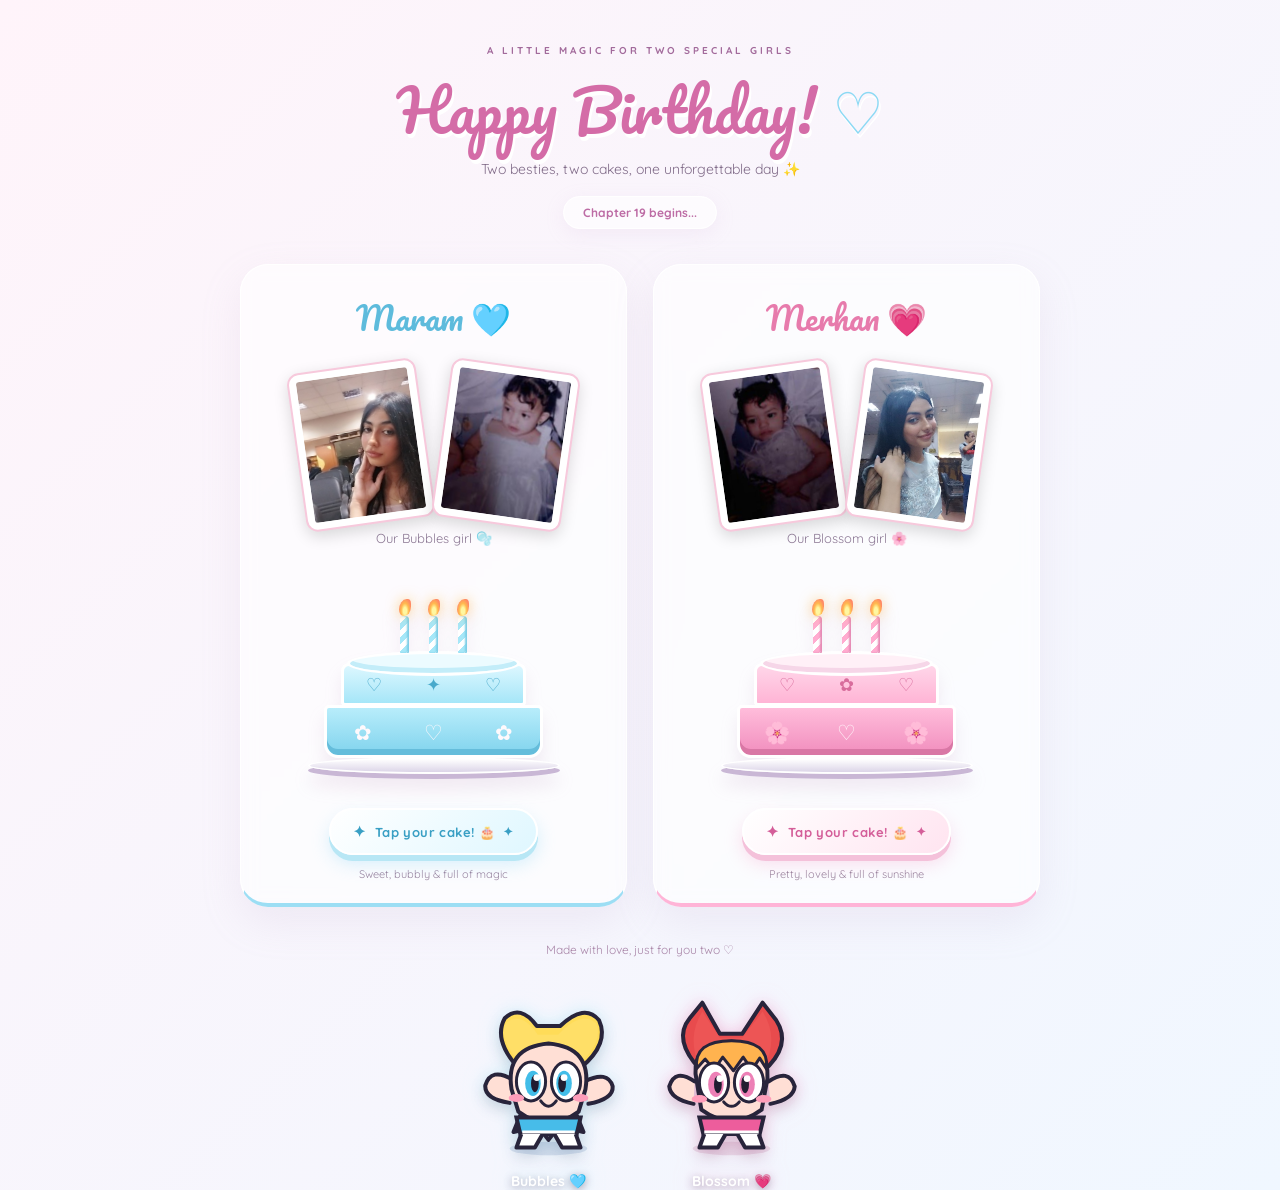
<file: index.html>
<!DOCTYPE html>
<html lang="en">
<head>
    <meta charset="UTF-8">
    <meta name="viewport" content="width=device-width, initial-scale=1.0">

    <title>Maram & Merhan | Birthday 19</title>

    <link rel="stylesheet" href="style.css">
    <script src="new.js" defer></script>
</head>

<body>


    <div class="ambient-background" id="ambientBackground"></div>

    <main class="page">

        <header class="heading">
            <p class="small-title">A LITTLE MAGIC FOR TWO SPECIAL GIRLS</p>

            <h1>Happy Birthday! <span>♡</span></h1>

            <p class="subtitle">
                Two besties, two cakes, one unforgettable day ✨
            </p>

            <div class="age">Chapter 19 begins...</div>
                                            

</div>
        </header>

        <section class="birthday-girls">

            <!-- MARAM -->
            <article class="girl-card maram-card">


                <div class="girl-name">
                    Maram <span>🩵</span>
                </div>
                <br>
                                    <div class="cake-photo-section">

    <img src="IMG_20250909_205430.jpg"
         class="memory-photo photo-left"
         alt="Our memory">

    <!-- حطي هنا كود بوكس التورتة الأول -->

    <img src="WhatsApp Image 2026-10-30 at 3.45.13 AM.jpeg"
         class="memory-photo photo-right"
         alt="Our memory">

</div>

                <p class="character">Our Bubbles girl 🫧</p>

                <button
                    class="cake-button"
                    id="maramCake"
                    type="button"
                    aria-label="Open Maram's birthday page">

                    <div class="cake-scene blue-cake">

                        <div class="candles">
                            <span class="candle"><i></i></span>
                            <span class="candle"><i></i></span>
                            <span class="candle"><i></i></span>
                        </div>

                        <div class="cake-top"></div>

                        <div class="cake-layer layer-top">
                            <span>♡</span>
                            <span>✦</span>
                            <span>♡</span>
                        </div>

                        <div class="cake-layer layer-bottom">
                            <span>✿</span>
                            <span>♡</span>
                            <span>✿</span>
                        </div>

                        <div class="cake-plate"></div>

                    </div>

                    <span class="tap-text">Tap your cake! 🎂</span>

                </button>

                <p class="card-caption">
                    Sweet, bubbly & full of magic
                </p>

            </article>


            <!-- MERHAN -->
            <article class="girl-card merhan-card">

                <div class="girl-name">
                    Merhan <span>💗</span>
                </div><br>
                                                    <div class="cake-photo-section">

    <img src="WhatsApp Image 2026-10-30 at 3.45.12 AM.jpeg"
         class="memory-photo photo-left"
         alt="Our memory">

    <!-- حطي هنا كود بوكس التورتة الأول -->

    <img src="IMG-20250826-WA0435.jpg"
         class="memory-photo photo-right"
         alt="Our memory">

</div>

                <p class="character">Our Blossom girl 🌸</p>

                <button
                    class="cake-button"
                    id="merhanCake"
                    type="button"
                    aria-label="Open Merhan's birthday page">

                    <div class="cake-scene pink-cake">

                        <div class="candles">
                            <span class="candle"><i></i></span>
                            <span class="candle"><i></i></span>
                            <span class="candle"><i></i></span>
                        </div>

                        <div class="cake-top"></div>

                        <div class="cake-layer layer-top">
                            <span>♡</span>
                            <span>✿</span>
                            <span>♡</span>
                        </div>

                        <div class="cake-layer layer-bottom">
                            <span>🌸</span>
                            <span>♡</span>
                            <span>🌸</span>
                        </div>

                        <div class="cake-plate"></div>

                    </div>

                    <span class="tap-text">Tap your cake! 🎂</span>

                </button>

                <p class="card-caption">
                    Pretty, lovely & full of sunshine
                </p>

            </article>

        </section>

        <p class="bottom-note">
            Made with love, just for you two ♡
        </p>

    </main>
    <div class="characters-stage" id="charactersStage">

    <!-- Bubbles for Maram -->
    <div class="character-drawing bubbles-character" id="bubblesCharacter">
        <svg viewBox="0 0 160 180" role="img" aria-label="Cute blue cartoon girl">
            <ellipse cx="80" cy="160" rx="40" ry="7" fill="#315f9b" opacity=".15"/>
            <path d="M48 76 Q23 48 35 26 Q51 11 68 34 L92 34 Q117 10 132 28 Q143 52 113 77"
                  fill="#ffdc58" stroke="#28243b" stroke-width="4" stroke-linejoin="round"/>
            <path d="M49 70 Q27 44 37 30 Q53 19 69 43 L90 43 Q113 18 129 31 Q137 49 112 73"
                  fill="#ffdf67"/>
            <path d="M43 89 Q21 76 15 95 Q14 109 40 113 M117 91 Q141 79 146 96 Q147 109 121 114"
                  fill="#ffdfd5" stroke="#28243b" stroke-width="4" stroke-linecap="round"/>
            <path d="M55 116 L44 143 L69 137 L80 151 L91 137 L116 143 L105 116"
                  fill="#fff" stroke="#28243b" stroke-width="4" stroke-linejoin="round"/>
            <path d="M42 99 Q35 56 80 52 Q125 56 118 99 L111 122 Q80 145 49 122Z"
                  fill="#ffdfd5" stroke="#28243b" stroke-width="4"/>
            <ellipse cx="62" cy="91" rx="15" ry="20" fill="#fff" stroke="#28243b" stroke-width="3"/>
            <ellipse cx="98" cy="91" rx="15" ry="20" fill="#fff" stroke="#28243b" stroke-width="3"/>
            <ellipse cx="64" cy="93" rx="8" ry="13" fill="#42bde8"/>
            <ellipse cx="96" cy="93" rx="8" ry="13" fill="#42bde8"/>
            <ellipse cx="66" cy="93" rx="4" ry="9" fill="#211d31"/>
            <ellipse cx="94" cy="93" rx="4" ry="9" fill="#211d31"/>
            <circle cx="68" cy="87" r="3.5" fill="#fff"/>
            <circle cx="96" cy="87" r="3.5" fill="#fff"/>
            <ellipse cx="47" cy="108" rx="8" ry="4" fill="#ff9dba"/>
            <ellipse cx="113" cy="108" rx="8" ry="4" fill="#ff9dba"/>
            <path d="M72 111 Q80 122 88 111" fill="none" stroke="#28243b" stroke-width="3" stroke-linecap="round"/>
            <path d="M47 128 L113 128 L109 145 L51 145Z" fill="#47bce9" stroke="#28243b" stroke-width="4"/>
            <path d="M52 145 L47 159 L66 159 L74 145 M86 145 L94 159 L113 159 L108 145"
                  fill="#fff" stroke="#28243b" stroke-width="4" stroke-linejoin="round"/>
            <path d="M53 143 L107 143" stroke="#fff" stroke-width="3"/>
        </svg>
        <span class="character-label">Bubbles 🩵</span>
    </div>

    <!-- Blossom for Merhan -->
    <div class="character-drawing blossom-character" id="blossomCharacter">
        <svg viewBox="0 0 160 180" role="img" aria-label="Cute pink cartoon girl">
            <ellipse cx="80" cy="160" rx="40" ry="7" fill="#a43c76" opacity=".15"/>
            <path d="M48 79 Q19 48 37 26 L50 10 L68 42 L91 42 L112 10 L126 28 Q143 54 112 81"
                  fill="#e84b4d" stroke="#28243b" stroke-width="4" stroke-linejoin="round"/>
            <path d="M48 78 Q33 46 50 19 L68 46 L91 46 L112 19 Q130 48 112 78"
                  fill="#ed5555"/>
            <path d="M42 91 Q22 77 16 96 Q17 109 41 114 M118 91 Q139 77 145 96 Q144 109 120 114"
                  fill="#ffdfd5" stroke="#28243b" stroke-width="4" stroke-linecap="round"/>
            <path d="M43 83 Q41 52 80 50 Q119 52 117 88 L111 120 Q80 143 49 120Z"
                  fill="#ffdfd5" stroke="#28243b" stroke-width="4"/>
            <path d="M44 78 Q41 49 80 49 Q119 49 116 78 L109 67 L101 79 L92 66 L82 80 L71 66 L62 79 L53 68Z"
                  fill="#ffb34f" stroke="#28243b" stroke-width="3" stroke-linejoin="round"/>
            <ellipse cx="62" cy="92" rx="15" ry="20" fill="#fff" stroke="#28243b" stroke-width="3"/>
            <ellipse cx="98" cy="92" rx="15" ry="20" fill="#fff" stroke="#28243b" stroke-width="3"/>
            <ellipse cx="64" cy="94" rx="8" ry="13" fill="#ed80b6"/>
            <ellipse cx="96" cy="94" rx="8" ry="13" fill="#ed80b6"/>
            <ellipse cx="66" cy="94" rx="4" ry="9" fill="#211d31"/>
            <ellipse cx="94" cy="94" rx="4" ry="9" fill="#211d31"/>
            <circle cx="68" cy="88" r="3.5" fill="#fff"/>
            <circle cx="96" cy="88" r="3.5" fill="#fff"/>
            <ellipse cx="47" cy="109" rx="8" ry="4" fill="#ff9dba"/>
            <ellipse cx="113" cy="109" rx="8" ry="4" fill="#ff9dba"/>
            <path d="M72 112 Q80 121 88 112" fill="none" stroke="#28243b" stroke-width="3" stroke-linecap="round"/>
            <path d="M47 128 L113 128 L109 145 L51 145Z" fill="#ed5d9c" stroke="#28243b" stroke-width="4"/>
            <path d="M52 145 L47 159 L66 159 L74 145 M86 145 L94 159 L113 159 L108 145"
                  fill="#fff" stroke="#28243b" stroke-width="4" stroke-linejoin="round"/>
            <path d="M52 143 L108 143" stroke="#fff" stroke-width="3"/>
        </svg>
        <span class="character-label">Blossom 💗</span>


</body>
</html>
</file>
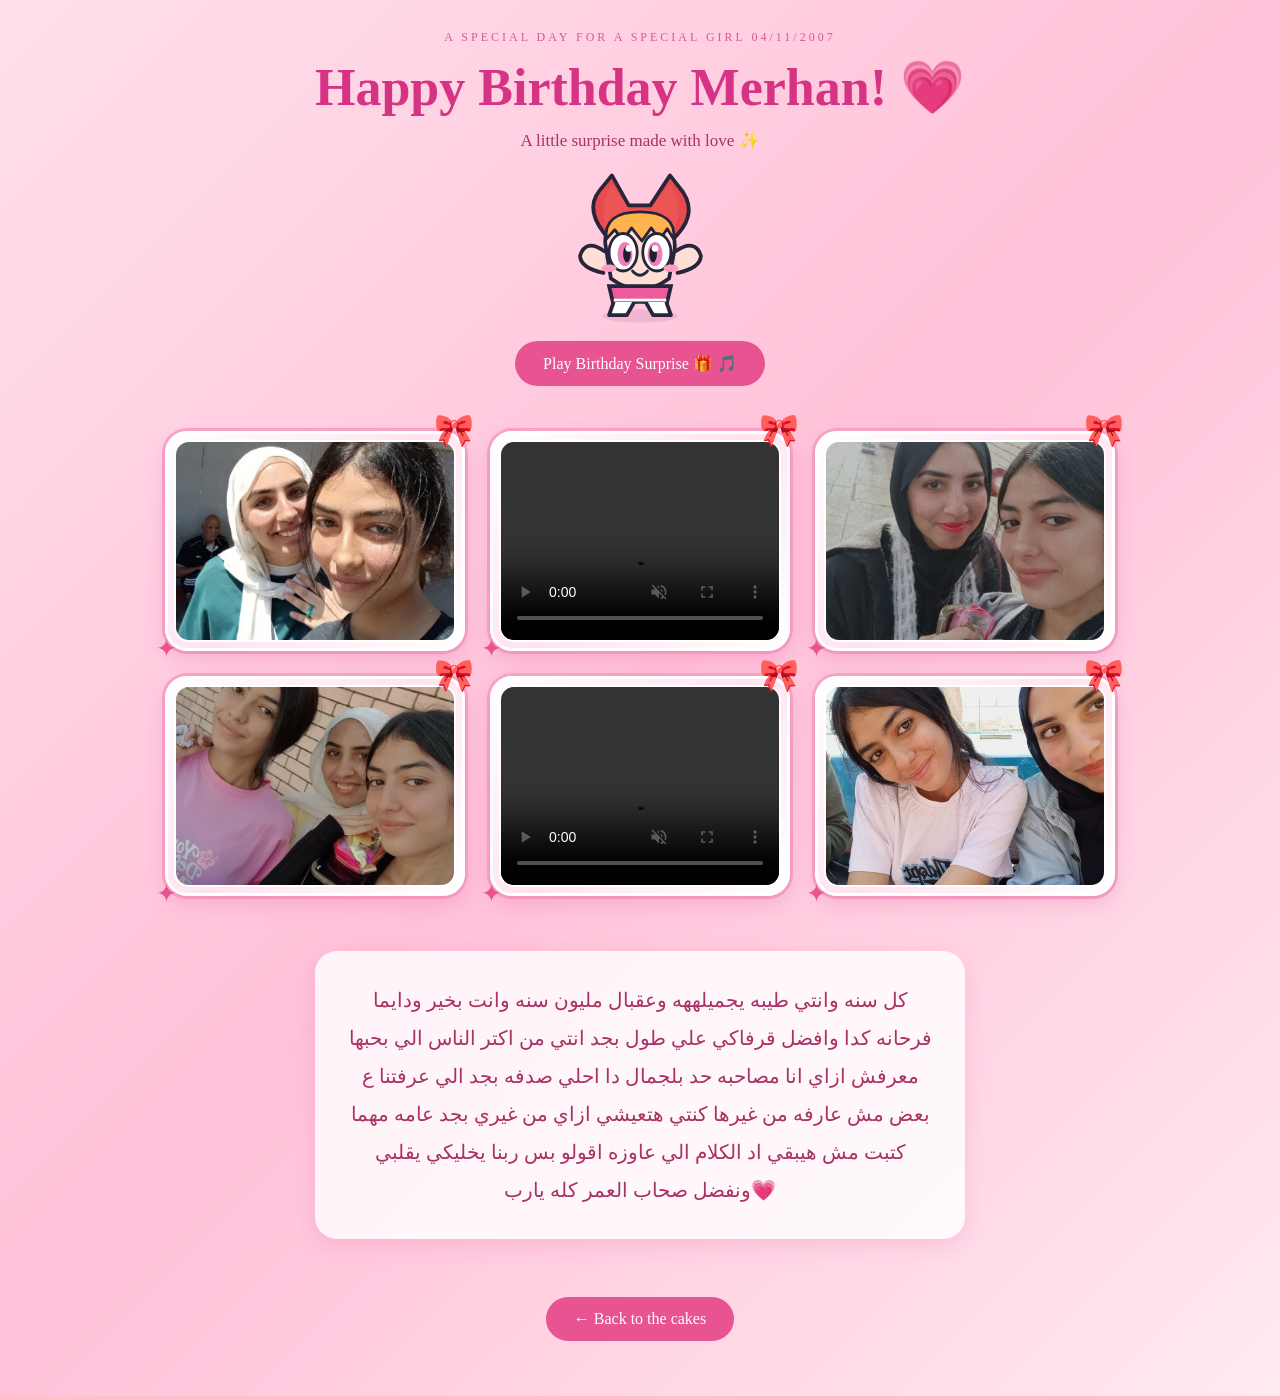
<file: blossom.html>
<!DOCTYPE html>
<html lang="en">
<head>
<meta charset="UTF-8">
<meta name="viewport" content="width=device-width, initial-scale=1.0">
<title>Happy Birthday Merhan 💗</title>

<style>
* {
    margin: 0;
    padding: 0;
    box-sizing: border-box;
}

body {
    min-height: 100vh;
    font-family: Georgia, serif;
    background: linear-gradient(135deg, #ffe0ec, #ffc1d9, #ffeaf2);
    color: #a83265;
    text-align: center;
    overflow-x: hidden;
}

.container {
    width: 100%;
    padding: 30px 20px 45px;
    position: relative;
    z-index: 1;
}

.small-title {
    color: #d65b91;
    letter-spacing: 3px;
    font-size: 12px;
    margin-bottom: 12px;
}

h1 {
    color: #d63384;
    font-size: clamp(32px, 6vw, 52px);
    margin-bottom: 12px;
}

.subtitle {
    font-size: 17px;
    margin-bottom: 10px;
}

/* Blossom Character */
.blossom-top {
    width: 150px;
    height: 165px;
    margin: 15px auto 0;
    animation: characterFloat 3s ease-in-out infinite;
}

.blossom-top svg {
    width: 100%;
    height: auto;
    overflow: visible;
}

@keyframes characterFloat {
    0%, 100% {
        transform: translateY(0);
    }
    50% {
        transform: translateY(-12px);
    }
}

/* Memories Gallery */
.memory-gallery {
    width: 100%;
    max-width: 950px;
    margin: 35px auto 55px;
    display: grid;
    grid-template-columns: repeat(3, 1fr);
    gap: 25px;
}

.memory-card {
    position: relative;
    width: 100%;
    height: 220px;
    padding: 6px;
    background: linear-gradient(135deg, #fff, #ffe3ef, #fff);
    border: 3px solid #fff;
    border-radius: 22px;
    box-shadow:
        0 8px 20px rgba(214, 51, 132, 0.18),
        0 0 0 3px #f7a6c9;
    overflow: visible;
    animation: photoFloat 4s ease-in-out infinite;
    transition: 0.3s;
}

.memory-card:nth-child(2) {
    animation-delay: .4s;
}

.memory-card:nth-child(3) {
    animation-delay: .8s;
}

.memory-card:nth-child(4) {
    animation-delay: 1.2s;
}

.memory-card:nth-child(5) {
    animation-delay: 1.6s;
}

.memory-card:nth-child(6) {
    animation-delay: 2s;
}

@keyframes photoFloat {
    0%, 100% {
        transform: translateY(0) rotate(-1deg);
    }
    50% {
        transform: translateY(-8px) rotate(1deg);
    }
}

.memory-card:hover {
    transform: scale(1.05);
    z-index: 2;
}

/* Photos and Videos */
.memory-card img,
.memory-card video {
    width: 100%;
    height: 100%;
    object-fit: cover;
    border-radius: 15px;
    display: block;
    border: 2px solid white;
}

/* Bows - Exactly like Maram */
.memory-card::before {
    content: "🎀";
    position: absolute;
    top: -23px;
    right: -12px;
    font-size: 32px;
    z-index: 3;
}

/* Sparkles */
.memory-card::after {
    content: "✦";
    position: absolute;
    bottom: -15px;
    left: -12px;
    font-size: 25px;
    color: #e75491;
    z-index: 3;
}

/* Birthday Message */
.message {
    background: rgba(255, 255, 255, 0.82);
    max-width: 650px;
    width: 100%;
    margin: 30px auto;
    padding: 30px;
    border-radius: 22px;
    box-shadow: 0 7px 22px rgba(214, 51, 132, 0.15);
    font-size: 20px;
    line-height: 1.9;
}

/* Buttons */
.play-button,
.back-button {
    display: inline-block;
    border: none;
    background: #e75491;
    color: white;
    padding: 13px 28px;
    border-radius: 30px;
    font-size: 16px;
    cursor: pointer;
    text-decoration: none;
    margin: 10px;
    transition: 0.3s;
    font-family: Georgia, serif;
}

.play-button:hover,
.back-button:hover {
    background: #c92d70;
    transform: translateY(-4px);
    box-shadow: 0 5px 15px rgba(180, 50, 100, 0.2);
}

/* Floating Background Decorations */
.decoration {
    position: fixed;
    bottom: -40px;
    z-index: 0;
    pointer-events: none;
    animation: floatUp linear forwards;
    opacity: 0.75;
}

@keyframes floatUp {
    0% {
        transform: translateY(0) rotate(0deg);
        opacity: 0;
    }
    15% {
        opacity: 0.8;
    }
    85% {
        opacity: 0.8;
    }
    100% {
        transform: translateY(-110vh) rotate(360deg);
        opacity: 0;
    }
}

/* Tablet */
@media (max-width: 800px) {
    .memory-gallery {
        grid-template-columns: repeat(2, 1fr);
    }

    .memory-card {
        height: 190px;
    }
}

/* Mobile */
@media (max-width: 480px) {
    .container {
        padding: 25px 12px 35px;
    }

    h1 {
        font-size: 28px;
    }

    .blossom-top {
        width: 140px;
    }

    .memory-gallery {
        grid-template-columns: repeat(2, 1fr);
        gap: 12px;
        margin: 25px auto 40px;
    }

    .memory-card {
        height: 145px;
        padding: 4px;
        border-radius: 17px;
    }

    .memory-card img,
    .memory-card video {
        border-radius: 12px;
    }

    .memory-card::before {
        font-size: 25px;
        top: -19px;
        right: -8px;
    }

    .memory-card::after {
        font-size: 20px;
    }

    .message {
        padding: 22px 18px;
        font-size: 17px;
        margin: 25px auto;
    }
}

</style>
</head>

<body>

<main class="container">

    <p class="small-title">A SPECIAL DAY FOR A SPECIAL GIRL 04/11/2007</p>

    <h1>Happy Birthday Merhan! 💗</h1>

    <p class="subtitle">A little surprise made with love ✨</p>

    <!-- Blossom Character -->
    <div class="blossom-top">

        <svg viewBox="0 0 160 180" role="img" aria-label="Blossom">

            <ellipse cx="80" cy="160" rx="40" ry="7"
                     fill="#a43c76" opacity=".15"/>

            <path d="M48 79 Q19 48 37 26 L50 10 L68 42 L91 42 L112 10 L126 28 Q143 54 112 81"
                  fill="#e84b4d" stroke="#28243b"
                  stroke-width="4" stroke-linejoin="round"/>

            <path d="M48 78 Q33 46 50 19 L68 46 L91 46 L112 19 Q130 48 112 78"
                  fill="#ed5555"/>

            <path d="M42 91 Q22 77 16 96 Q17 109 41 114 M118 91 Q139 77 145 96 Q144 109 120 114"
                  fill="#ffdfd5" stroke="#28243b"
                  stroke-width="4" stroke-linecap="round"/>

            <path d="M43 83 Q41 52 80 50 Q119 52 117 88 L111 120 Q80 143 49 120Z"
                  fill="#ffdfd5" stroke="#28243b" stroke-width="4"/>

            <path d="M44 78 Q41 49 80 49 Q119 49 116 78 L109 67 L101 79 L92 66 L82 80 L71 66 L62 79 L53 68Z"
                  fill="#ffb34f" stroke="#28243b"
                  stroke-width="3" stroke-linejoin="round"/>

            <ellipse cx="62" cy="92" rx="15" ry="20"
                     fill="#fff" stroke="#28243b" stroke-width="3"/>

            <ellipse cx="98" cy="92" rx="15" ry="20"
                     fill="#fff" stroke="#28243b" stroke-width="3"/>

            <ellipse cx="64" cy="94" rx="8" ry="13" fill="#ed80b6"/>
            <ellipse cx="96" cy="94" rx="8" ry="13" fill="#ed80b6"/>

            <ellipse cx="66" cy="94" rx="4" ry="9" fill="#211d31"/>
            <ellipse cx="94" cy="94" rx="4" ry="9" fill="#211d31"/>

            <circle cx="68" cy="88" r="3.5" fill="#fff"/>
            <circle cx="96" cy="88" r="3.5" fill="#fff"/>

            <ellipse cx="47" cy="109" rx="8" ry="4" fill="#ff9dba"/>
            <ellipse cx="113" cy="109" rx="8" ry="4" fill="#ff9dba"/>

            <path d="M72 112 Q80 121 88 112"
                  fill="none" stroke="#28243b"
                  stroke-width="3" stroke-linecap="round"/>

            <path d="M47 128 L113 128 L109 145 L51 145Z"
                  fill="#ed5d9c" stroke="#28243b" stroke-width="4"/>

            <path d="M52 145 L47 159 L66 159 L74 145 M86 145 L94 159 L113 159 L108 145"
                  fill="#fff" stroke="#28243b"
                  stroke-width="4" stroke-linejoin="round"/>

            <path d="M52 143 L108 143"
                  stroke="#fff" stroke-width="3"/>

        </svg>


    </div>
                <button class="play-button" onclick="playVoice()">
        Play Birthday Surprise 🎁 🎵
    </button>

    <!-- Memories Gallery -->
    <div class="memory-gallery">

        <div class="memory-card">
            <img src="p 4.jpg" alt="Memory 1">
        </div>

        <div class="memory-card">
            <video src="v 2.mp4"
                   autoplay loop muted controls playsinline>
            </video>
        </div>

        <div class="memory-card">
            <img src="p 1.jpg" alt="Memory 2">
        </div>

        <div class="memory-card">
            <img src="p 5.jpg" alt="Memory 3">
        </div>

        <div class="memory-card">
            <video src="v 1.mp4"
                   autoplay loop muted controls playsinline>
            </video>
        </div>

        <div class="memory-card">
            <img src="p 2.jpg" alt="Memory 4">
        </div>

    </div>

    <!-- Birthday Message -->
    <div class="message">
         كل سنه وانتي طيبه يجميلههه وعقبال مليون سنه وانت بخير ودايما فرحانه كدا وافضل قرفاكي علي طول بجد انتي من اكتر الناس الي بحبها معرفش 
         ازاي انا مصاحبه حد بلجمال دا  احلي صدفه بجد الي عرفتنا ع بعض مش عارفه من غيرها كنتي هتعيشي ازاي من غيري بجد عامه مهما كتبت مش هيبقي اد الكلام الي عاوزه اقولو بس ربنا يخليكي يقلبي ونفضل صحاب العمر كله يارب💗
    </div>



    <br>

    <a href="index.html" class="back-button">
        ← Back to the cakes
    </a>

    <audio id="song" src="birthday-voice.ogg.ogg" preload="auto"></audio>

</main>

<script>
function playVoice() {
    const audio = document.getElementById("song");

    audio.play().catch(error => {
        console.log("Audio could not play:", error);
    });
}

/* Random Floating Decorations */
const decorations = ["💗", "💕", "🎀", "✨", "🌸", "♡"];

function createDecoration() {
    const decoration = document.createElement("div");

    decoration.className = "decoration";

    decoration.textContent =
        decorations[Math.floor(Math.random() * decorations.length)];

    decoration.style.left = Math.random() * 100 + "vw";

    decoration.style.fontSize =
        (Math.random() * 18 + 15) + "px";

    const duration = Math.random() * 5 + 7;

    decoration.style.animationDuration = duration + "s";

    document.body.appendChild(decoration);

    setTimeout(() => {
        decoration.remove();
    }, duration * 1000);
}

setInterval(createDecoration, 700);

</script>

</body>
</html>
</file>
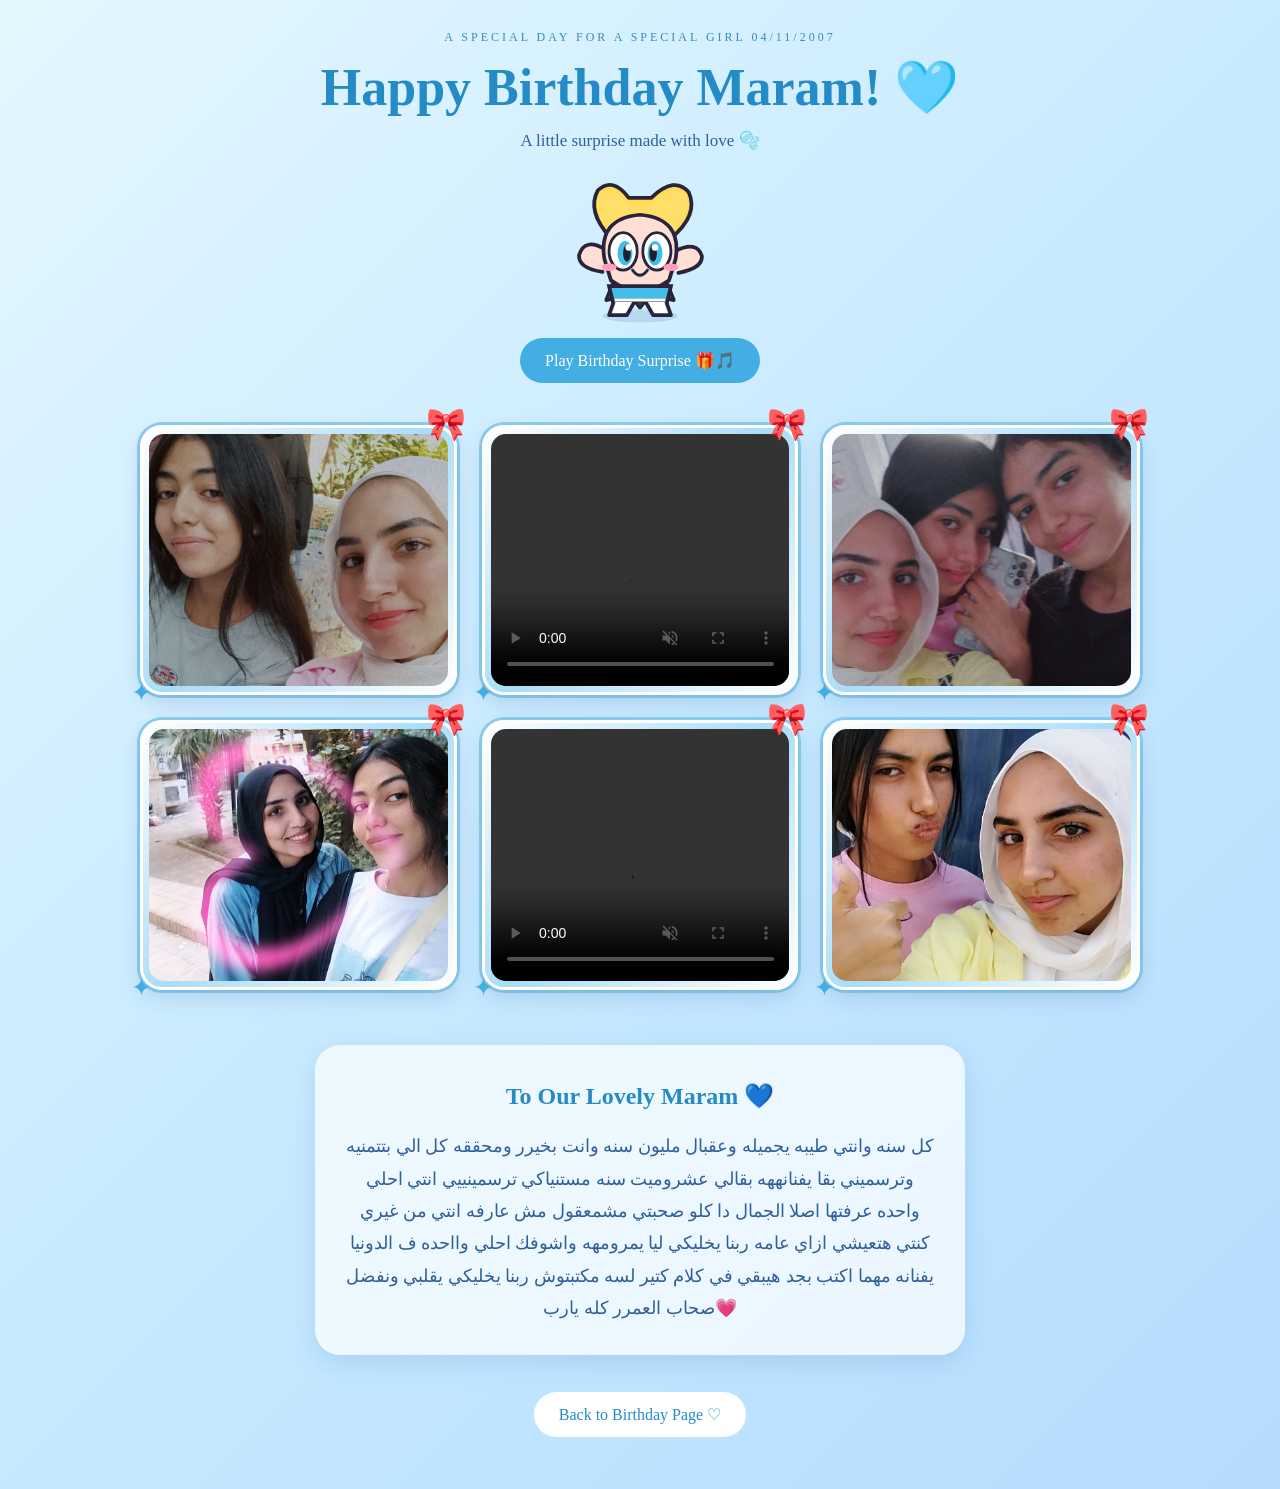
<file: bubbles.html>
<!DOCTYPE html>
<html lang="en">
<head>
    <meta charset="UTF-8">
    <meta name="viewport" content="width=device-width, initial-scale=1.0">
    <title>Maram's Birthday 🫧</title>

    <style>
        * {
            margin: 0;
            padding: 0;
            box-sizing: border-box;
        }

        body {
            min-height: 100vh;
            font-family: 'Georgia', serif;
            background: linear-gradient(135deg, #e5f7ff, #c7eaff, #b5dcff);
            color: #315f9b;
            overflow-x: hidden;
            text-align: center;
        }

        .container {
            width: 100%;
            padding: 30px 20px 45px;
            position: relative;
            z-index: 1;
        }

        .small-title {
            color: #398ac5;
            letter-spacing: 3px;
            font-size: 12px;
            margin-bottom: 12px;
        }

        h1 {
            font-size: clamp(32px, 6vw, 52px);
            color: #258bc7;
            margin-bottom: 12px;
        }

        .subtitle {
            font-size: 17px;
            margin-bottom: 10px;
        }

        /* Bubbles Character */
        .character-drawing {
            width: 150px;
            height: 165px;
            margin: 15px auto 0;
            animation: characterFloat 3s ease-in-out infinite;
        }

        .character-drawing svg {
            width: 100%;
            height: auto;
            overflow: visible;
        }

        @keyframes characterFloat {
            0%, 100% {
                transform: translateY(0);
            }
            50% {
                transform: translateY(-12px);
            }
        }

        .character-label {
            display: block;
            color: #258bc7;
            font-size: 23px;
            font-weight: bold;
            margin-top: 5px;
        }

        /* Photo Gallery */
        .memory-gallery {
            width: 100%;
            max-width: 1000px;
            margin: 35px auto 55px;
            display: grid;
            grid-template-columns: repeat(3, 1fr);
            gap: 25px;
        }

        .memory-card {
            position: relative;
            width: 100%;
            height: 270px;
            padding: 6px;
            background: linear-gradient(135deg, #ffffff, #a8ddf8, #ffffff);
            border: 3px solid white;
            border-radius: 22px;
            box-shadow:
                0 8px 20px rgba(49, 95, 155, 0.18),
                0 0 0 3px #8dcdf0;
            overflow: visible;
            animation: photoFloat 4s ease-in-out infinite;
            transition: 0.3s;
        }

        .memory-card:nth-child(2) { animation-delay: .4s; }
        .memory-card:nth-child(3) { animation-delay: .8s; }
        .memory-card:nth-child(4) { animation-delay: 1.2s; }
        .memory-card:nth-child(5) { animation-delay: 1.6s; }
        .memory-card:nth-child(6) { animation-delay: 2s; }

        @keyframes photoFloat {
            0%, 100% {
                transform: translateY(0) rotate(-1deg);
            }
            50% {
                transform: translateY(-8px) rotate(1deg);
            }
        }

        .memory-card:hover {
            transform: scale(1.05);
            z-index: 2;
        }

        .memory-card img,
        .memory-card video {
            width: 100%;
            height: 100%;
            object-fit: cover;
            object-position: center;
            border-radius: 15px;
            display: block;
        }

        .memory-card::before {
            content: "🎀";
            position: absolute;
            top: -23px;
            right: -12px;
            font-size: 32px;
            z-index: 3;
        }

        .memory-card::after {
            content: "✦";
            position: absolute;
            bottom: -15px;
            left: -12px;
            font-size: 25px;
            color: #42aee3;
            z-index: 3;
        }

        /* Birthday Message */
        .message {
            max-width: 650px;
            width: 100%;
            margin: 30px auto;
            padding: 30px;
            background: rgba(255, 255, 255, 0.7);
            border-radius: 25px;
            line-height: 1.8;
            box-shadow: 0 8px 25px rgba(49, 95, 155, 0.15);
        }

        .message h2 {
            color: #258bc7;
            margin-bottom: 12px;
        }

        .message p {
            font-size: 18px;
        }

        /* Buttons */
        .play-button,
        .back-button {
            display: inline-block;
            border: none;
            padding: 13px 25px;
            border-radius: 30px;
            font-size: 16px;
            cursor: pointer;
            text-decoration: none;
            transition: 0.3s;
            margin: 7px;
            font-family: Georgia, serif;
        }

        .play-button {
            background: #42aee3;
            color: white;
        }

        .back-button {
            background: white;
            color: #258bc7;
        }

        .play-button:hover,
        .back-button:hover {
            transform: translateY(-4px);
            box-shadow: 0 5px 15px rgba(49, 95, 155, 0.2);
        }

        /* Floating Decorations */
        .decoration {
            position: fixed;
            bottom: -40px;
            z-index: 0;
            pointer-events: none;
            animation: floatUp linear forwards;
            opacity: 0.75;
        }

        @keyframes floatUp {
            0% {
                transform: translateY(0) rotate(0deg);
                opacity: 0;
            }
            15% {
                opacity: 0.8;
            }
            85% {
                opacity: 0.8;
            }
            100% {
                transform: translateY(-110vh) rotate(360deg);
                opacity: 0;
            }
        }

        /* Responsive */
        @media (max-width: 800px) {
            .memory-gallery {
                grid-template-columns: repeat(2, 1fr);
            }

            .memory-card {
                height: 230px;
            }
        }

        @media (max-width: 480px) {
            .container {
                padding: 25px 12px 35px;
            }

            h1 {
                font-size: 28px;
            }

            .character-drawing {
                width: 140px;
            }

            .memory-gallery {
                grid-template-columns: repeat(2, 1fr);
                gap: 12px;
                margin: 25px auto 40px;
            }

            .memory-card {
                height: 180px;
                padding: 4px;
                border-radius: 17px;
            }

            .memory-card img,
            .memory-card video {
                border-radius: 12px;
            }

            .memory-card::before {
                font-size: 25px;
                top: -19px;
                right: -8px;
            }

            .memory-card::after {
                font-size: 20px;
            }

            .message {
                padding: 22px 17px;
                margin: 25px auto;
            }

            .message p {
                font-size: 16px;
            }
        }
    </style>
</head>

<body>

    <main class="container">

        <p class="small-title">A SPECIAL DAY FOR A SPECIAL GIRL 04/11/2007</p>

        <h1>Happy Birthday Maram! 🩵</h1>

        <p class="subtitle">A little surprise made with love 🫧</p>

        <!-- Bubbles Character -->
        <div class="character-drawing bubbles-character" id="bubblesCharacter">

            <svg viewBox="0 0 160 180" role="img" aria-label="Cute blue cartoon girl">

                <ellipse cx="80" cy="160" rx="40" ry="7" fill="#315f9b" opacity=".15"/>

                <path d="M48 76 Q23 48 35 26 Q51 11 68 34 L92 34 Q117 10 132 28 Q143 52 113 77"
                      fill="#ffdc58" stroke="#28243b" stroke-width="4" stroke-linejoin="round"/>

                <path d="M49 70 Q27 44 37 30 Q53 19 69 43 L90 43 Q113 18 129 31 Q137 49 112 73"
                      fill="#ffdf67"/>

                <path d="M43 89 Q21 76 15 95 Q14 109 40 113 M117 91 Q141 79 146 96 Q147 109 121 114"
                      fill="#ffdfd5" stroke="#28243b" stroke-width="4" stroke-linecap="round"/>

                <path d="M55 116 L44 143 L69 137 L80 151 L91 137 L116 143 L105 116"
                      fill="#fff" stroke="#28243b" stroke-width="4" stroke-linejoin="round"/>

                <path d="M42 99 Q35 56 80 52 Q125 56 118 99 L111 122 Q80 145 49 122Z"
                      fill="#ffdfd5" stroke="#28243b" stroke-width="4"/>

                <ellipse cx="62" cy="91" rx="15" ry="20" fill="#fff" stroke="#28243b" stroke-width="3"/>
                <ellipse cx="98" cy="91" rx="15" ry="20" fill="#fff" stroke="#28243b" stroke-width="3"/>

                <ellipse cx="64" cy="93" rx="8" ry="13" fill="#42bde8"/>
                <ellipse cx="96" cy="93" rx="8" ry="13" fill="#42bde8"/>

                <ellipse cx="66" cy="93" rx="4" ry="9" fill="#211d31"/>
                <ellipse cx="94" cy="93" rx="4" ry="9" fill="#211d31"/>

                <circle cx="68" cy="87" r="3.5" fill="#fff"/>
                <circle cx="96" cy="87" r="3.5" fill="#fff"/>

                <ellipse cx="47" cy="108" rx="8" ry="4" fill="#ff9dba"/>
                <ellipse cx="113" cy="108" rx="8" ry="4" fill="#ff9dba"/>

                <path d="M72 111 Q80 122 88 111"
                      fill="none" stroke="#28243b" stroke-width="3" stroke-linecap="round"/>

                <path d="M47 128 L113 128 L109 145 L51 145Z"
                      fill="#47bce9" stroke="#28243b" stroke-width="4"/>

                <path d="M52 145 L47 159 L66 159 L74 145 M86 145 L94 159 L113 159 L108 145"
                      fill="#fff" stroke="#28243b" stroke-width="4" stroke-linejoin="round"/>

                <path d="M53 143 L107 143" stroke="#fff" stroke-width="3"/>

            </svg>

   
        </div>
                <button class="play-button" onclick="playVoice()">
            Play Birthday Surprise 🎁🎵
        </button>

        <audio id="song" preload="auto">
            <source src="./birthday-voice.ogg.ogg" type="audio/ogg">
            Your browser does not support audio.
        </audio>



        <!-- Memories Gallery -->
        <div class="memory-gallery">

            <div class="memory-card">
                <img src="maram p 3.jpg" alt="Maram memory 1">
            </div>

            <div class="memory-card">
                <video src="maram v 1 (1).mp4" autoplay loop muted controls playsinline></video>
            </div>

            <div class="memory-card">
                <img src="maram p 2.jpg" alt="Maram memory 2">
            </div>

            <div class="memory-card">
                <img src="maram p 1.jpg" alt="Maram memory 3">
            </div>

            <div class="memory-card">
                <video src="maram v 2.mp4" autoplay loop muted controls playsinline></video>
            </div>

            <div class="memory-card">
                <img src="maram p4.jpg" alt="Maram memory 4">
            </div>

        </div>

        <!-- Birthday Message -->
        <div class="message">

            <h2>To Our Lovely Maram 💙</h2>

            <p>
                كل سنه وانتي طيبه يجميله وعقبال مليون سنه وانت بخيرر ومحققه كل الي بتتمنيه وترسميني بقا يفنانههه بقالي عشروميت سنه 
                مستنياكي ترسمينييي انتي احلي واحده عرفتها اصلا الجمال دا كلو صحبتي مشمعقول مش عارفه انتي من غيري كنتي هتعيشي ازاي عامه ربنا يخليكي ليا يمرومهه واشوفك احلي وااحده ف الدونيا يفنانه مهما اكتب بجد هيبقي في كلام كتير لسه مكتبتوش 
                ربنا يخليكي يقلبي ونفضل صحاب العمرر كله يارب💗
            </p>

        </div>
                <a href="index.html" class="back-button">
            Back to Birthday Page ♡
        </a>



    </main>

    <script>
        async function playVoice() {
            const song = document.getElementById("song");

            try {
                if (song.paused) {
                    await song.play();
                } else {
                    song.pause();
                    song.currentTime = 0;
                    await song.play();
                }
            } catch (error) {
                console.log("Audio error:", error);
                alert("مش قادر أشغل الأغنية. اتأكدي إن ملف الصوت موجود في المكان الصحيح.");
            }
        }

        // Floating background decorations
        const decorations = ["🫧", "🩵", "🎀", "✨", "💙", "♡"];

        function createDecoration() {
            const decoration = document.createElement("span");

            decoration.classList.add("decoration");
            decoration.textContent =
                decorations[Math.floor(Math.random() * decorations.length)];

            decoration.style.left = Math.random() * 100 + "vw";
            decoration.style.fontSize = (15 + Math.random() * 18) + "px";
            decoration.style.animationDuration = (7 + Math.random() * 5) + "s";

            document.body.appendChild(decoration);

            setTimeout(() => {
                decoration.remove();
            }, 12000);
        }

        setInterval(createDecoration, 700);
    </script>

</body>
</html>
</file>
<file: style.css>
@import url('https://fonts.googleapis.com/css2?family=Quicksand:wght@400;500;600;700&family=Pacifico&display=swap');

:root {
    --blue: #8bd9f4;
    --pink: #ff9fcb;
    --dark: #49334f;
}

* {
    box-sizing: border-box;
    margin: 0;
    padding: 0;
}

html {
    min-height: 100%;
}

body {
    min-height: 100vh;
    font-family: 'Quicksand', sans-serif;
    color: var(--dark);
    overflow-x: hidden;
    background: linear-gradient(135deg, #fff4fa, #f0f7ff, #fff8e9, #fceeff);
    background-size: 300% 300%;
    animation: backgroundFlow 14s ease infinite;
}

button {
    font: inherit;
}

.ambient-background {
    position: fixed;
    inset: 0;
    width: 100%;
    height: 100%;
    overflow: hidden;
    pointer-events: none;
    z-index: 0;
}

.decoration {
    position: absolute;
    top: 110%;
    left: 0;
    user-select: none;
    line-height: 1;
    opacity: 0;
    animation: floatUp linear infinite;
    will-change: transform, opacity;
}

.page {
    position: relative;
    z-index: 1;
    width: min(100% - 32px, 1000px);
    min-height: 100vh;
    margin: auto;
    padding: 44px 0 24px;
    text-align: center;
}

.heading {
    margin-bottom: 35px;
}

.small-title {
    color: #a26a9b;
    font-size: 10px;
    font-weight: 700;
    letter-spacing: 3px;
    margin-bottom: 13px;
}

h1 {
    font-family: 'Pacifico', cursive;
    font-size: clamp(34px, 6vw, 58px);
    font-weight: 400;
    line-height: 1.35;
    color: #d46ca7;
    text-shadow: 2px 4px 0 #ffffff;
}

h1 span {
    color: #8bd9f4;
}

.subtitle {
    margin-top: 12px;
    color: #816c89;
    font-size: 14px;
}

.age {
    display: inline-block;
    margin-top: 18px;
    padding: 8px 19px;
    border: 1px solid #ffffff;
    border-radius: 30px;
    background: #ffffff9c;
    color: #bd6ca5;
    font-size: 12px;
    font-weight: 700;
    box-shadow: 0 5px 20px #c9a4d522;
}

.birthday-girls {
    display: grid;
    grid-template-columns: repeat(2, minmax(0, 1fr));
    gap: 26px;
    max-width: 800px;
    margin: 0 auto;
}

.girl-card {
    position: relative;
    padding: 24px 12px 22px;
    border: 1px solid #ffffff;
    border-radius: 28px;
    background: #ffffff9c;
    box-shadow: 0 15px 40px #bda4c326;
    backdrop-filter: blur(8px);
    transition: transform 0.3s ease, box-shadow 0.3s ease;
    animation: cardAppear 0.8s both;
}

.girl-card:nth-child(2) {
    animation-delay: 0.2s;
}

.girl-card:hover {
    transform: translateY(-6px);
    box-shadow: 0 20px 45px #bda4c33d;
}

.maram-card {
    border-bottom: 4px solid #9cdef4;
}

.merhan-card {
    border-bottom: 4px solid #ffb4d7;
}

.girl-name {
    font-family: 'Pacifico', cursive;
    font-size: 32px;
    color: #5ebbdc;
}

.merhan-card .girl-name {
    color: #e77bac;
}

.character {
    margin-top: 5px;
    font-size: 13px;
    color: #8c7894;
}

.cake-button {
    display: block;
    width: 100%;
    margin: 18px auto 8px;
    padding: 0;
    border: none;
    background: transparent;
    color: inherit;
    cursor: pointer;
    -webkit-tap-highlight-color: transparent;
}

.cake-scene {
    position: relative;
    width: min(100%, 280px);
    height: 230px;
    margin: auto;
    display: flex;
    flex-direction: column;
    align-items: center;
    justify-content: flex-end;
    padding-bottom: 20px;
    filter: drop-shadow(0 12px 8px #b68db525);
    animation: cakeFloat 3s ease-in-out infinite;
    transition: transform 0.25s ease;
}

.cake-button:hover .cake-scene {
    transform: scale(1.06) rotate(-2deg);
}

.cake-button:active .cake-scene {
    transform: scale(0.96);
}

.candles {
    position: relative;
    z-index: 4;
    display: flex;
    align-items: flex-end;
    gap: 20px;
    margin-bottom: -2px;
}

.candle {
    position: relative;
    width: 9px;
    height: 37px;
    border-radius: 4px 4px 1px 1px;
    background: repeating-linear-gradient(
        135deg,
        #ffffff 0 5px,
        #a6e7f8 5px 10px
    );
    box-shadow: inset -2px 0 2px #7ccde5;
}

.pink-cake .candle {
    background: repeating-linear-gradient(
        135deg,
        #ffffff 0 5px,
        #ffacd0 5px 10px
    );
    box-shadow: inset -2px 0 2px #e58bb5;
}

.candle i {
    position: absolute;
    width: 12px;
    height: 17px;
    left: -1.5px;
    top: -17px;
    border-radius: 70% 30% 60% 40%;
    background: radial-gradient(ellipse at 50% 70%, #fff7a0 0 20%, #ffb94f 45%, #ff8a65 75%);
    transform-origin: bottom center;
    animation: flameFlicker 0.55s ease-in-out infinite alternate;
    box-shadow: 0 0 13px #ffbd59a8;
}

.cake-top {
    position: relative;
    z-index: 3;
    width: 62%;
    height: 25px;
    border-radius: 50%;
    margin-bottom: -13px;
    background: #fff0f7;
    border: 3px solid #ffffff;
    box-shadow: inset 0 -5px 0 #f6d6e8;
}

.blue-cake .cake-top {
    background: #ecfbff;
    box-shadow: inset 0 -5px 0 #c3edf9;
}

.cake-layer {
    position: relative;
    z-index: 2;
    display: flex;
    align-items: center;
    justify-content: space-around;
    width: 68%;
    height: 43px;
    font-size: 18px;
    border: 3px solid #ffffff;
}

.layer-top {
    width: 66%;
    border-radius: 8px 8px 4px 4px;
    background: linear-gradient(180deg, #ffd6e9, #ffb4d5);
    color: #d86c9c;
}

.blue-cake .layer-top {
    background: linear-gradient(180deg, #dcf7ff, #a6e6f8);
    color: #48a9cb;
}

.layer-bottom {
    width: 78%;
    height: 53px;
    border-radius: 5px 5px 14px 14px;
    background: linear-gradient(180deg, #ffbddb, #f18dbd);
    color: #fff9fc;
    font-size: 21px;
    margin-top: -1px;
    box-shadow: inset 0 -6px 0 #d977a5;
}

.blue-cake .layer-bottom {
    background: linear-gradient(180deg, #b8edfb, #80d3ed);
    box-shadow: inset 0 -6px 0 #65bddb;
}

.cake-plate {
    width: 90%;
    height: 17px;
    margin-top: -1px;
    border-radius: 50%;
    background: linear-gradient(#ffffff, #dcd5e8);
    border: 2px solid #ffffff;
    box-shadow: 0 5px 0 #c9b7d5;
}

.tap-text {
    display: inline-block;
    margin-top: 8px;
    padding: 9px 16px;
    border-radius: 25px;
    background: #ffffffd9;
    color: #a76c9c;
    font-size: 12px;
    font-weight: 700;
    box-shadow: 0 4px 12px #d5b7d622;
    transition: background 0.2s ease;
}

.cake-button:hover .tap-text {
    background: #ffffff;
}

.card-caption {
    margin-top: 12px;
    color: #98839d;
    font-size: 11px;
}

.bottom-note {
    margin-top: 35px;
    color: #aa87a9;
    font-size: 12px;
}

.surprise-overlay {
    position: fixed;
    inset: 0;
    z-index: 10;
    display: flex;
    align-items: center;
    justify-content: center;
    padding: 20px;
    background: #49334f80;
    backdrop-filter: blur(8px);
    opacity: 0;
    visibility: hidden;
    transition: opacity 0.3s ease, visibility 0.3s ease;
}

.surprise-overlay.active {
    opacity: 1;
    visibility: visible;
}

.surprise-card {
    position: relative;
    width: min(100%, 460px);
    padding: 40px 25px 30px;
    border: 3px solid #ffffff;
    border-radius: 30px;
    background: linear-gradient(145deg, #fffafd, #f5f5ff);
    text-align: center;
    box-shadow: 0 20px 70px #34203c45;
    transform: translateY(25px) scale(0.92);
    transition: transform 0.35s ease;
}

.surprise-overlay.active .surprise-card {
    transform: translateY(0) scale(1);
}

.close-button {
    position: absolute;
    top: 12px;
    right: 16px;
    width: 34px;
    height: 34px;
    border: none;
    border-radius: 50%;
    background: #f4e5f3;
    color: #805c83;
    font-size: 25px;
    cursor: pointer;
}

.surprise-decoration {
    margin-bottom: 14px;
    font-size: 38px;
    animation: decorationBounce 1.6s ease-in-out infinite;
}

.surprise-label {
    color: #b18aaf;
    font-size: 10px;
    letter-spacing: 2px;
    font-weight: 700;
}

.surprise-card h2 {
    margin: 12px 0;
    color: #d46ca7;
    font-family: 'Pacifico', cursive;
    font-size: clamp(27px, 6vw, 37px);
    font-weight: 400;
}

.surprise-message {
    margin: 0 auto;
    max-width: 340px;
    color: #786781;
    font-size: 14px;
    line-height: 1.9;
    white-space: pre-line;
}

.surprise-hearts {
    margin: 20px 0;
    color: #ed91c2;
    letter-spacing: 7px;
    animation: heartPulse 1.5s ease-in-out infinite;
}

.music-button {
    border: none;
    border-radius: 30px;
    padding: 13px 20px;
    background: linear-gradient(135deg, #f4a6d0, #b8dff9);
    color: #ffffff;
    font-weight: 700;
    cursor: pointer;
    box-shadow: 0 6px 16px #d3a9d53d;
    transition: transform 0.2s ease;
}

.music-button:hover {
    transform: translateY(-2px);
}

@keyframes backgroundFlow {
    0%, 100% { background-position: 0% 50%; }
    50% { background-position: 100% 50%; }
}

@keyframes floatUp {
    0% {
        transform: translate3d(0, 0, 0) rotate(0deg);
        opacity: 0;
    }
    10% { opacity: 0.85; }
    50% { transform: translate3d(35px, -60vh, 0) rotate(160deg); }
    90% { opacity: 0.8; }
    100% {
        transform: translate3d(-25px, -125vh, 0) rotate(320deg);
        opacity: 0;
    }
}

@keyframes cakeFloat {
    0%, 100% { transform: translateY(0); }
    50% { transform: translateY(-8px); }
}

@keyframes flameFlicker {
    from { transform: rotate(-7deg) scale(1); }
    to { transform: rotate(8deg) scale(0.9, 1.08); }
}

@keyframes cardAppear {
    from { opacity: 0; transform: translateY(25px); }
    to { opacity: 1; transform: translateY(0); }
}

@keyframes decorationBounce {
    0%, 100% { transform: translateY(0) rotate(-3deg); }
    50% { transform: translateY(-7px) rotate(3deg); }
}

@keyframes heartPulse {
    0%, 100% { transform: scale(1); }
    50% { transform: scale(1.08); }
}

@media (max-width: 600px) {
    .page {
        width: min(100% - 20px, 420px);
        padding-top: 32px;
    }

    .heading {
        margin-bottom: 24px;
    }

    .small-title {
        font-size: 8px;
        letter-spacing: 1.5px;
    }

    .subtitle {
        font-size: 12px;
        line-height: 1.7;
    }

    .birthday-girls {
        gap: 12px;
    }

    .girl-card {
        padding: 19px 6px 18px;
        border-radius: 21px;
    }

    .girl-name {
        font-size: clamp(21px, 5vw, 29px);
    }

    .character {
        font-size: 10px;
    }

    .cake-scene {
        height: 180px;
        padding-bottom: 15px;
    }

    .candles {
        gap: 13px;
    }

    .candle {
        height: 29px;
        width: 7px;
    }

    .candle i {
        width: 10px;
        height: 14px;
        top: -14px;
    }

    .cake-top {
        height: 19px;
        margin-bottom: -10px;
    }

    .cake-layer {
        height: 34px;
        font-size: 14px;
    }

    .layer-bottom {
        height: 43px;
        font-size: 17px;
    }

    .cake-plate {
        height: 13px;
    }

    .tap-text {
        padding: 8px 7px;
        font-size: 10px;
    }

    .card-caption {
        font-size: 9px;
        line-height: 1.5;
    }

    .bottom-note {
        margin-top: 25px;
    }

    .surprise-card {
        padding: 38px 18px 25px;
    }

    .surprise-message {
        font-size: 13px;
    }
}

@media (prefers-reduced-motion: reduce) {
    *, *::before, *::after {
        animation-duration: 0.01ms !important;
        animation-iteration-count: 1 !important;
        scroll-behavior: auto !important;
    }
}

/* Animated cartoon characters */

.characters-stage {
    position: relative;
    z-index: 3;
    display: flex;
    align-items: center;
    justify-content: center;
    gap: 8px;
    width: 100%;
    margin: 12px auto 0;
}

.character-drawing {
    display: flex;
    flex-direction: column;
    align-items: center;
    width: 32%;
    max-width: 175px;
    min-width: 0;
    transform-origin: center bottom;
    animation: characterFly 2.4s ease-in-out infinite;
}

.character-drawing svg {
    display: block;
    width: 100%;
    max-height: 175px;
    overflow: visible;
    filter: drop-shadow(0 7px 7px #2c173222);
}

.character-label {
    margin-top: 4px;
    font-size: clamp(10px, 2.5vw, 14px);
    font-weight: 700;
    color: white;
    text-shadow: 0 2px 8px #36204766;
}

.blossom-character {
    animation-delay: -.8s;
}

.kitty-character {
    animation-delay: -.4s;
}

.character-drawing svg path,
.character-drawing svg ellipse {
    vector-effect: non-scaling-stroke;
}

.character-drawing:hover {
    animation: characterJump .55s ease-in-out;
}

.characters-stage .bubbles-character {
    filter: drop-shadow(0 0 9px #b6f0ff88);
}

.characters-stage .blossom-character {
    filter: drop-shadow(0 0 9px #ffadd588);
}

.characters-stage .kitty-character {
    filter: drop-shadow(0 0 9px #ffc3e288);
}

@keyframes characterFly {
    0%, 100% {
        transform: translateY(0) rotate(-3deg);
    }
    50% {
        transform: translateY(-13px) rotate(3deg);
    }
}

@keyframes characterJump {
    0%, 100% { transform: translateY(0) scale(1); }
    45% { transform: translateY(-20px) scale(1.06); }
}

@media (max-width: 480px) {
    .characters-stage {
        gap: 3px;
    }

    .character-drawing {
        width: 33%;
    }

    .character-drawing svg {
        max-height: 125px;
    }
}

/* Cute animated Tap Your Cake button */

.tap-text {
    position: relative;
    display: inline-flex;
    align-items: center;
    justify-content: center;
    gap: 8px;
    margin-top: 14px;
    padding: 12px 22px;
    border: 2px solid #ffffff;
    border-radius: 50px;
    background: linear-gradient(135deg, #ffffff, #fce8f5);
    color: #c45c9c;
    font-family: 'Quicksand', sans-serif;
    font-size: 13px;
    font-weight: 700;
    letter-spacing: .4px;
    box-shadow:
        0 6px 0 #e8c9e0,
        0 9px 18px #d7a7d955;
    cursor: pointer;
    animation: tapButtonFloat 2s ease-in-out infinite;
    transition: background .3s, box-shadow .3s;
}

.maram-card .tap-text {
    background: linear-gradient(135deg, #ffffff, #dff7ff);
    color: #399fc4;
    box-shadow:
        0 6px 0 #b8e7f5,
        0 9px 18px #83d5f455;
}

.merhan-card .tap-text {
    background: linear-gradient(135deg, #ffffff, #ffe4f0);
    color: #d45e99;
    box-shadow:
        0 6px 0 #f4c1da,
        0 9px 18px #f3a3ca55;
}

.tap-text::before {
    content: "✦";
    font-size: 15px;
    animation: tapSparkle 1.2s ease-in-out infinite;
}

.tap-text::after {
    content: "✦";
    font-size: 12px;
    animation: tapSparkle 1.2s .6s ease-in-out infinite;
}

.cake-button:hover .tap-text {
    transform: translateY(-3px);
    filter: brightness(1.04);
}

.cake-button:active .tap-text {
    transform: translateY(3px);
    box-shadow: none;
}

@keyframes tapButtonFloat {
    0%, 100% {
        translate: 0 0;
    }
    50% {
        translate: 0 -4px;
    }
}

@keyframes tapSparkle {
    0%, 100% {
        opacity: .45;
        transform: scale(.8) rotate(0deg);
    }
    50% {
        opacity: 1;
        transform: scale(1.25) rotate(25deg);
    }
}

@media (prefers-reduced-motion: reduce) {
    .tap-text,
    .tap-text::before,
    .tap-text::after {
        animation: none;
    }
}

.birthday-surprise {
    text-align: center;
    padding: 20px 10px;
    overflow: hidden;
    color: #75516e;
}

.birthday-hero {
    font-size: 90px;
    margin: 15px auto;
    animation: heroFloat 2s ease-in-out infinite;
}

.birthday-cake {
    width: 180px;
    margin: 40px auto 25px;
    position: relative;
    transition: transform .7s ease;
}

.cake-icing {
    height: 18px;
    background: #fff4fc;
    border-radius: 50%;
    border: 3px solid #eaa3d0;
    position: relative;
    z-index: 2;
}

.cake-body {
    height: 55px;
    background: linear-gradient(#ffb8dd, #f17bb9);
    border: 3px solid #d85c9e;
    border-radius: 8px 8px 15px 15px;
    color: white;
    font-size: 25px;
    display: flex;
    align-items: center;
    justify-content: space-around;
}

.cake-bottom {
    height: 12px;
    background: #fff1fa;
    border: 3px solid #d85c9e;
    border-radius: 50%;
    margin-top: -3px;
}

.candle-row {
    display: flex;
    justify-content: center;
    gap: 22px;
    height: 43px;
    align-items: flex-end;
}

.birthday-candle {
    width: 8px;
    height: 30px;
    background: repeating-linear-gradient(
        45deg, #fff 0 5px, #f5a0cd 5px 10px
    );
    border-radius: 3px 3px 0 0;
    position: relative;
}

.birthday-candle i {
    position: absolute;
    width: 12px;
    height: 17px;
    background: #ffb52e;
    border-radius: 50% 50% 45% 45%;
    top: -19px;
    left: -2px;
    box-shadow: 0 0 12px #ffca54;
    animation: flameDance .4s infinite alternate;
}

.birthday-surprise.is-blown .birthday-candle i {
    opacity: 0;
    transform: scale(.1) translateY(-10px);
    transition: .4s;
}

.birthday-start {
    border: none;
    padding: 15px 22px;
    border-radius: 40px;
    color: white;
    background: linear-gradient(135deg, #ed79b5, #bd76db);
    box-shadow: 0 6px 0 #c35c9a, 0 10px 25px #e9a2d755;
    font-weight: bold;
    font-size: 15px;
    cursor: pointer;
    transition: .25s;
}

.birthday-start:hover {
    transform: translateY(-3px);
}

.birthday-start:disabled {
    opacity: .7;
    cursor: default;
}

.birthday-hint {
    font-size: 14px;
}

.birthday-message {
    opacity: 0;
    max-height: 0;
    overflow: hidden;
    transform: translateY(20px);
    transition: opacity .8s, transform .8s, max-height .8s;
}

.birthday-surprise.show-message .birthday-message {
    opacity: 1;
    max-height: 350px;
    transform: translateY(0);
}

.birthday-message h2 {
    color: #d94d98;
    line-height: 1.6;
}

.birthday-message p {
    line-height: 1.9;
}

.birthday-surprise.show-message .birthday-hero {
    animation: birthdayDance .7s ease-in-out 3;
}

.birthday-surprise.is-blown .birthday-cake {
    animation: cakeCelebrate .7s ease;
}

.birthday-surprise.is-blown .party-lights {
    animation: sparkleParty .6s ease-in-out 5;
}

@keyframes heroFloat {
    0%, 100% { transform: translateY(0); }
    50% { transform: translateY(-10px); }
}

@keyframes flameDance {
    from { transform: rotate(-5deg) scale(.95); }
    to { transform: rotate(5deg) scale(1.08); }
}

@keyframes birthdayDance {
    0%, 100% { transform: translateY(0) rotate(0); }
    50% { transform: translateY(-18px) rotate(7deg); }
}

@keyframes cakeCelebrate {
    50% { transform: scale(1.08) rotate(-3deg); }
}

@keyframes sparkleParty {
    50% { transform: scale(1.2); opacity: .5; }
}

@media (prefers-reduced-motion: reduce) {
    .birthday-hero,
    .birthday-candle i {
        animation: none;
    }
}
/* Photo gallery */
.photo-gallery {
    display: flex;
    justify-content: center;
    align-items: center;
    flex-wrap: wrap;
    gap: 20px;
    padding: 20px;
}

/* Photo frames */
.memory-photo {
    width: 130px;
    height: 160px;
    object-fit: cover;
    padding: 7px;
    background: white;
    border: 2px solid #f7c9dc;
    border-radius: 12px;
    box-shadow: 0 5px 15px rgba(0, 0, 0, 0.15);
    transition: transform 0.3s ease;
}

/* Hover animation */
.memory-photo:hover {
    transform: scale(1.08) rotate(0deg);
    z-index: 5;
}

/* Bubbles theme */
.bubbles-gallery .memory-photo {
    border-color: #a9dcff;
    box-shadow: 0 5px 15px rgba(100, 180, 255, 0.25);
}

/* Blossom theme */
.blossom-gallery .memory-photo {
    border-color: #ffb6d0;
    box-shadow: 0 5px 15px rgba(255, 120, 170, 0.25);
}

/* Cake box photo positions */
.cake-photo-section {
    position: relative;
    display: flex;
    justify-content: center;
    align-items: center;
    gap: 15px;
    flex-wrap: wrap;
}

.cake-photo-section .photo-left {
    transform: rotate(-8deg);
}

.cake-photo-section .photo-right {
    transform: rotate(8deg);
}

/* Mobile */
@media (max-width: 600px) {
    .memory-photo {
        width: 90px;
        height: 115px;
    }

    .photo-gallery {
        gap: 10px;
        padding: 10px;
    }
}
</file>
